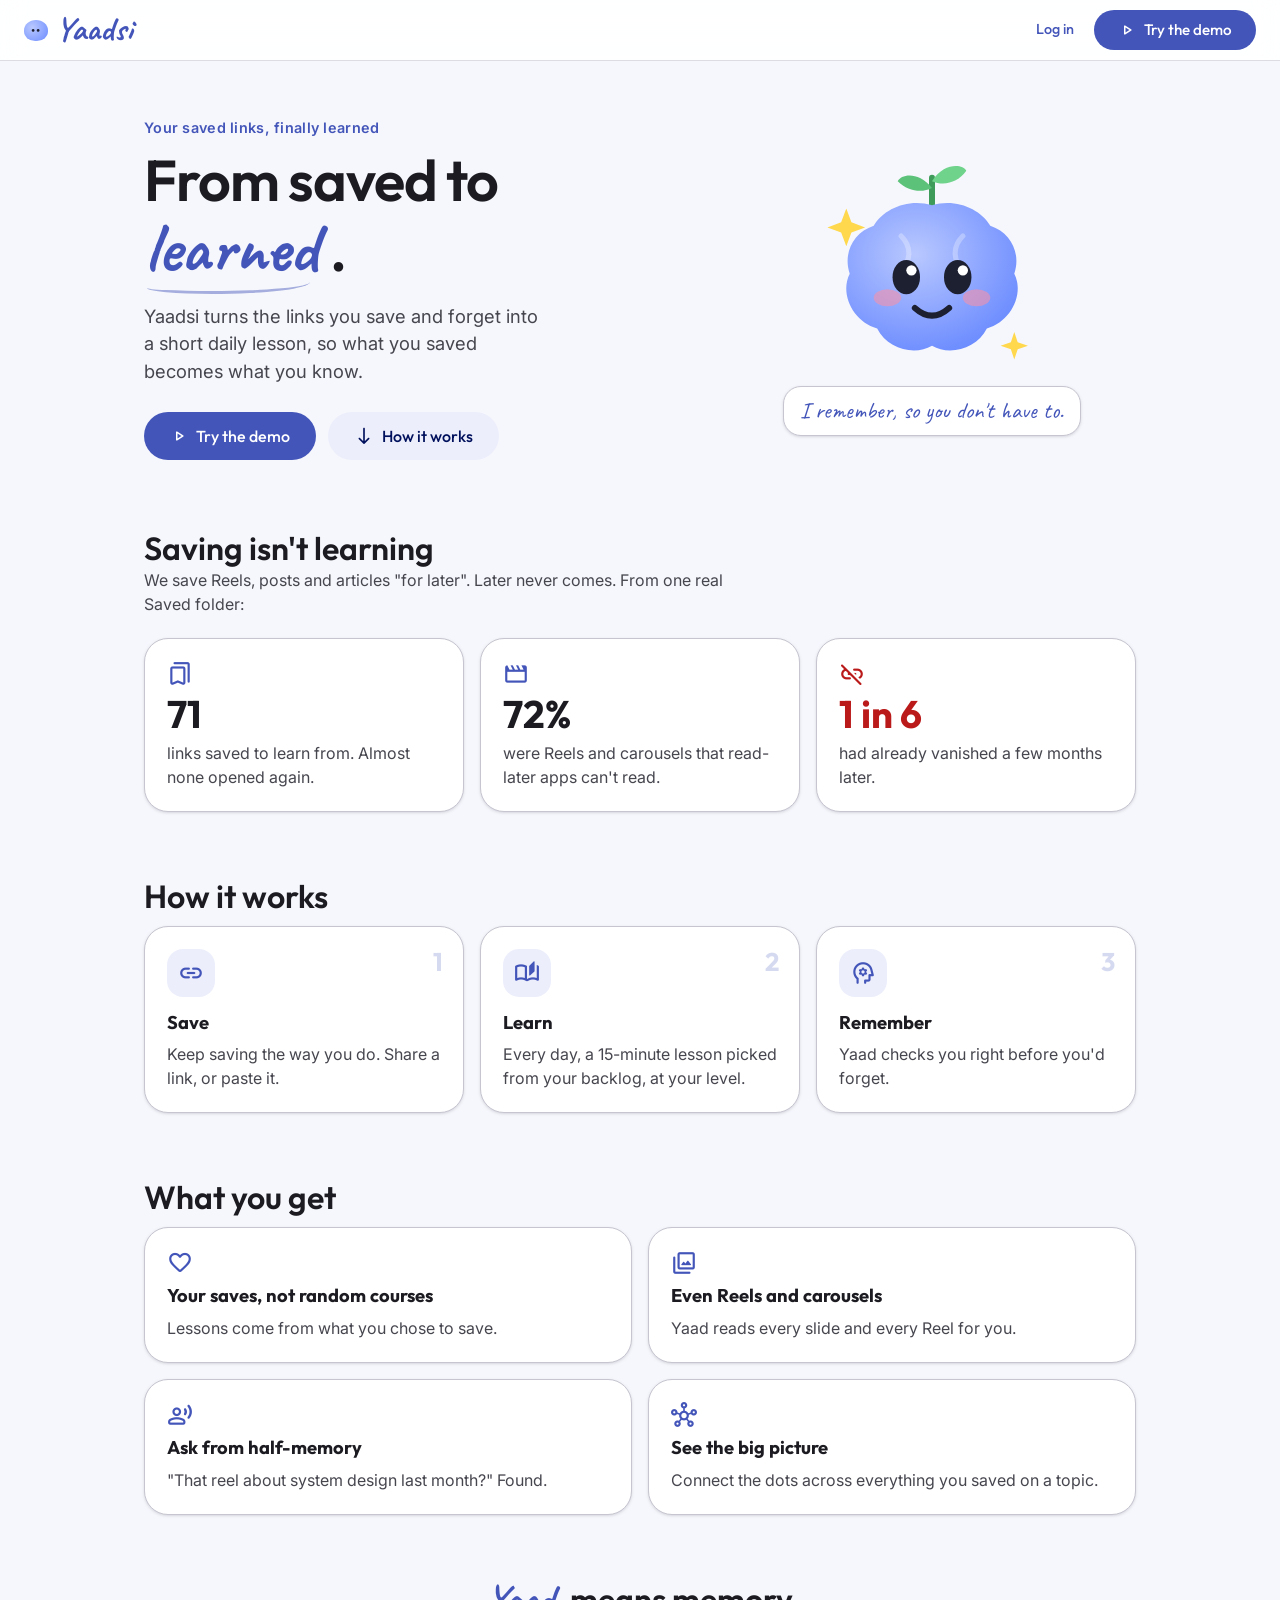
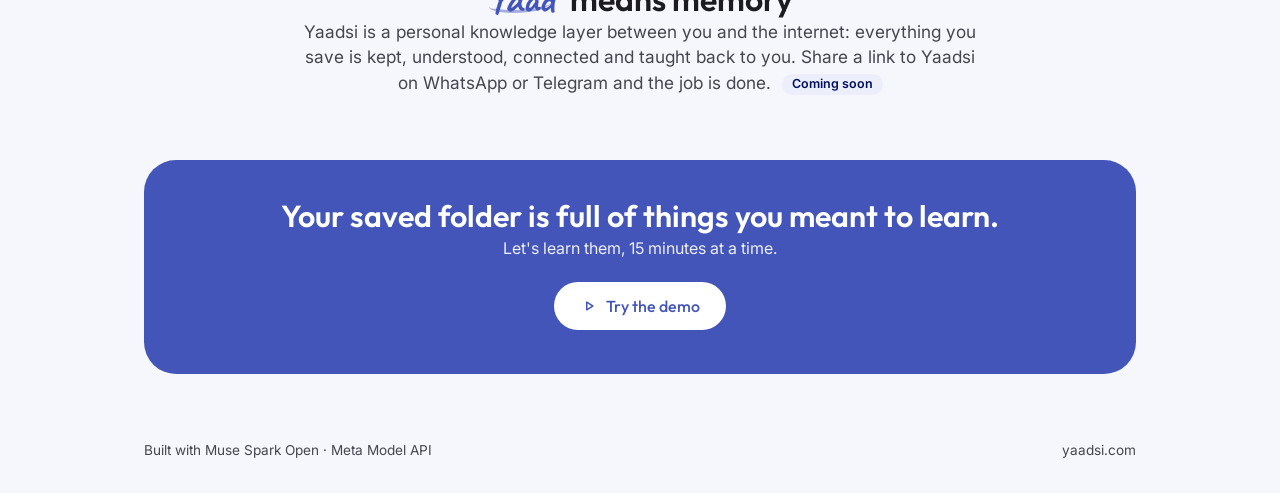
<file: static/landing.html>
<!doctype html>
<html lang="en">
<head>
  <meta charset="utf-8">
  <meta name="viewport" content="width=device-width, initial-scale=1">
  <title>Yaadsi · From saved to learned</title>
  <meta name="description" content="Yaadsi turns the links you save and forget into a short daily lesson, so what you saved becomes what you know.">
  <link rel="icon" href="data:image/svg+xml,%3Csvg xmlns='http://www.w3.org/2000/svg' viewBox='0 0 32 32'%3E%3Ccircle cx='16' cy='17' r='13' fill='%234355B9'/%3E%3Ccircle cx='12' cy='15' r='2.2' fill='white'/%3E%3Ccircle cx='20' cy='15' r='2.2' fill='white'/%3E%3C/svg%3E">
  <link rel="preconnect" href="https://fonts.googleapis.com">
  <link rel="preconnect" href="https://fonts.gstatic.com" crossorigin>
  <link rel="stylesheet" href="https://fonts.googleapis.com/css2?family=Caveat:wght@700&family=Inter:wght@400;500;600&family=Outfit:wght@500;600;700&display=swap">
  <link rel="stylesheet" href="https://fonts.googleapis.com/css2?family=Material+Symbols+Rounded:opsz,wght,FILL,GRAD@20..48,400,0..1,0&display=block">
  <link rel="stylesheet" href="/static/style.css?v=20261105b">
</head>
<body class="landing">
  <header class="top lp-top">
    <a class="brand lp-brand" href="#top" aria-label="Yaadsi home"><span class="brand-dot" aria-hidden="true"></span><span class="wordmark">Yaadsi</span></a>
    <div class="lp-top-actions">
      <button class="text-btn" type="button" data-login>Log in</button>
      <button class="primary" type="button" data-demo><span class="ms" aria-hidden="true">play_arrow</span>Try the demo</button>
    </div>
  </header>

  <main class="lp-main" id="top">
    <!-- 1. hero -->
    <section class="lp-hero" aria-labelledby="lp-title">
      <div class="lp-hero-text">
        <p class="lp-eyebrow">Your saved links, finally learned</p>
        <h1 id="lp-title" class="display">From saved to <span class="script">learned</span>.</h1>
        <p class="lp-lede">Yaadsi turns the links you save and forget into a short daily lesson, so what you saved becomes what you know.</p>
        <div class="lp-cta">
          <button class="primary lp-big" type="button" data-demo><span class="ms" aria-hidden="true">play_arrow</span>Try the demo</button>
          <a class="tonal lp-big" href="#how"><span class="ms" aria-hidden="true">south</span>How it works</a>
        </div>
      </div>
      <div class="lp-hero-art">
        <div id="lp-yaad" class="lp-yaad" aria-hidden="true"></div>
        <p class="lp-bubble">I remember, so you don't have to.</p>
      </div>
    </section>

    <!-- 2. problem -->
    <section class="lp-section" aria-labelledby="lp-problem">
      <h2 id="lp-problem" class="lp-h2">Saving isn't learning</h2>
      <p class="lp-sub">We save Reels, posts and articles "for later". Later never comes. From one real Saved folder:</p>
      <div class="lp-stats">
        <div class="lp-stat"><span class="ms" aria-hidden="true">bookmarks</span><b>71</b><span>links saved to learn from. Almost none opened again.</span></div>
        <div class="lp-stat"><span class="ms" aria-hidden="true">movie</span><b>72%</b><span>were Reels and carousels that read-later apps can't read.</span></div>
        <div class="lp-stat warn"><span class="ms" aria-hidden="true">link_off</span><b>1 in 6</b><span>had already vanished a few months later.</span></div>
      </div>
    </section>

    <!-- 3. how it works -->
    <section class="lp-section" id="how" aria-labelledby="lp-how">
      <h2 id="lp-how" class="lp-h2">How it works</h2>
      <ol class="lp-steps">
        <li><span class="lp-step-icon ms" aria-hidden="true">link</span><b>Save</b><span>Keep saving the way you do. Share a link, or paste it.</span></li>
        <li><span class="lp-step-icon ms" aria-hidden="true">auto_stories</span><b>Learn</b><span>Every day, a 15-minute lesson picked from your backlog, at your level.</span></li>
        <li><span class="lp-step-icon ms" aria-hidden="true">psychology</span><b>Remember</b><span>Yaad checks you right before you'd forget.</span></li>
      </ol>
    </section>

    <!-- 4. how it helps -->
    <section class="lp-section" aria-labelledby="lp-helps">
      <h2 id="lp-helps" class="lp-h2">What you get</h2>
      <div class="lp-benefits">
        <div class="lp-benefit"><span class="ms" aria-hidden="true">favorite</span><b>Your saves, not random courses</b><span>Lessons come from what you chose to save.</span></div>
        <div class="lp-benefit"><span class="ms" aria-hidden="true">photo_library</span><b>Even Reels and carousels</b><span>Yaad reads every slide and every Reel for you.</span></div>
        <div class="lp-benefit"><span class="ms" aria-hidden="true">record_voice_over</span><b>Ask from half-memory</b><span>"That reel about system design last month?" Found.</span></div>
        <div class="lp-benefit"><span class="ms" aria-hidden="true">hub</span><b>See the big picture</b><span>Connect the dots across everything you saved on a topic.</span></div>
      </div>
    </section>

    <!-- 5. vision -->
    <section class="lp-section lp-vision" aria-labelledby="lp-vision">
      <h2 id="lp-vision" class="lp-h2"><span class="script">Yaad</span> means memory</h2>
      <p>Yaadsi is a personal knowledge layer between you and the internet: everything you save is kept, understood, connected and taught back to you.
        Share a link to Yaadsi on WhatsApp or Telegram and the job is done. <span class="lp-soon">Coming soon</span></p>
    </section>

    <!-- 6. final call to action -->
    <section class="lp-final" aria-labelledby="lp-final">
      <h2 id="lp-final">Your saved folder is full of things you meant to learn.</h2>
      <p>Let's learn them, 15 minutes at a time.</p>
      <button class="primary lp-big" type="button" data-demo><span class="ms" aria-hidden="true">play_arrow</span>Try the demo</button>
    </section>
  </main>

  <footer class="lp-footer">
    <span>Built with Muse Spark Open · Meta Model API</span><span>yaadsi.com</span>
  </footer>

  <!-- mock login (admin / admin): no real authentication yet -->
  <dialog id="login-dlg" class="add-dlg lp-login" aria-labelledby="login-h">
    <div class="dlg-head">
      <h2 id="login-h"><span class="ms" aria-hidden="true">login</span>Log in</h2>
      <button class="icon-btn" type="button" data-close aria-label="Close"><span class="ms" aria-hidden="true">close</span></button>
    </div>
    <form id="login-form" novalidate>
      <label class="lp-field"><span>Username</span><input id="login-user" class="plain-field" type="text" autocomplete="username" maxlength="100" required></label>
      <label class="lp-field"><span>Password</span><input id="login-pass" class="plain-field" type="password" autocomplete="current-password" maxlength="200" required></label>
      <p class="muted small">Demo account: <b>admin</b> / <b>admin</b></p>
      <p id="login-err" class="lp-err" role="alert"></p>
      <button id="login-go" class="primary" type="submit">Log in</button>
    </form>
  </dialog>

  <script src="/static/yaad.js?v=20261105b"></script>
  <script src="/static/landing.js?v=20261105b"></script>
</body>
</html>
</file>
<file: static/style.css>
/* Design tokens: a Material 3 tonal palette from an indigo seed (Yaad's colour). Old names are aliases. */
:root {
  --primary: #4355B9; --on-primary: #FFFFFF; --primary-container: #DEE0FF; --on-primary-container: #00105C;
  --surface: #FFFFFF; --surface-dim: #F6F7FC; --surface-container: #EEF0F8; --surface-container-high: #E6E8F2;
  --on-surface: #1B1B21; --on-surface-variant: #46464F; --outline: #767680; --outline-variant: #C6C5D0;
  --success: #146C2E; --warn: #8C5000; --error: #BA1A1A; --error-container: #FFDAD6; --tonal: #ECEEFB;
  --bg: var(--surface-dim); --panel: var(--surface); --ink: var(--on-surface); --muted: var(--on-surface-variant);
  --line: var(--outline-variant); --accent: var(--primary); --accent-ink: var(--on-primary); --soft: var(--tonal);
  --good: var(--success); --bad: var(--error);
  --radius: 20px;
  --font-body: "Inter", system-ui, -apple-system, "Segoe UI", Roboto, sans-serif;
  --font-display: "Outfit", "Inter", system-ui, -apple-system, "Segoe UI", sans-serif;
  --font-script: "Caveat", "Segoe Script", "Bradley Hand", cursive;
  --shadow-1: 0 1px 2px rgba(20, 22, 40, .06), 0 1px 3px 1px rgba(20, 22, 40, .05);
  --shadow-2: 0 2px 6px rgba(20, 22, 40, .08), 0 8px 24px rgba(20, 22, 40, .08);
}
@media (prefers-color-scheme: dark) {
  :root {
    --primary: #BAC3FF; --on-primary: #08218A; --primary-container: #2A3BA0; --on-primary-container: #DEE0FF;
    --surface: #1B1B21; --surface-dim: #121318; --surface-container: #24252C; --surface-container-high: #2E2F36;
    --on-surface: #E4E1E9; --on-surface-variant: #C6C5D0; --outline: #90909A; --outline-variant: #46464F;
    --success: #7DDB8E; --warn: #FFB868; --error: #FFB4AB; --error-container: #93000A; --tonal: #262A44;
    --shadow-1: 0 1px 3px rgba(0, 0, 0, .5); --shadow-2: 0 4px 16px rgba(0, 0, 0, .5);
  }
}
* { box-sizing: border-box; }
body { margin: 0; background: var(--bg); color: var(--ink);
       font: 16px/1.6 system-ui, -apple-system, "Segoe UI", Roboto, sans-serif; }
main { max-width: 780px; margin: 0 auto; padding: 16px 16px 64px; }
h1 { font-size: 1.8rem; line-height: 1.25; margin: 12px 0 6px; }
h2 { font-size: 1.05rem; margin: 0 0 10px; }
.muted { color: var(--muted); }
.top { display: flex; justify-content: space-between; align-items: center; padding: 12px 20px;
       border-bottom: 1px solid var(--line); background: var(--panel); position: sticky; top: 0; z-index: 2; }
.brand { font-weight: 700; font-size: 1.1rem; } .brand span { color: var(--accent); }
button { font: inherit; cursor: pointer; }
.link { background: none; border: 0; color: var(--accent); padding: 4px 8px; }
.field { display: block; margin: 20px 0; } .field > span { display: block; font-weight: 600; margin-bottom: 8px; }
input[type=text], input[type=date] { width: 100%; padding: 10px 12px; border: 1px solid var(--line);
       border-radius: 10px; background: var(--panel); color: var(--ink); font: inherit; }
input[type=range] { width: 100%; accent-color: var(--accent); }
.scale { display: flex; justify-content: space-between; font-size: .78rem; color: var(--muted); }
.grid2 { display: grid; grid-template-columns: 1fr 1fr; gap: 20px; }
@media (max-width: 600px) { .grid2 { grid-template-columns: 1fr; } }
.chips { display: flex; flex-wrap: wrap; gap: 8px; } .chips.small { margin-top: 8px; }
.chip, .toggle, .fb { border: 1px solid var(--line); background: var(--panel); color: var(--ink);
       border-radius: 999px; padding: 6px 14px; font-size: .92rem; }
.chip.on, .fb.on { background: var(--accent); color: var(--accent-ink); border-color: var(--accent); }
.chip small { color: inherit; opacity: .75; margin-left: 4px; }
.toggle { display: inline-flex; gap: 6px; align-items: center; }
.toggle.soon { opacity: .55; } .toggle i { font-size: .75rem; }
.concepts { font-size: .88rem; margin-top: 8px; min-height: 1.4em; }
.preview { background: var(--soft); border-radius: var(--radius); padding: 14px 16px; margin: 20px 0; color: var(--ink); }
.preview .warn { color: var(--bad); }
.primary { background: var(--accent); color: var(--accent-ink); border: 0; border-radius: 12px;
       padding: 12px 22px; font-weight: 600; }
.primary:disabled { opacity: .45; cursor: default; }
.days { list-style: none; padding: 0; display: grid; gap: 10px; }
.days li { background: var(--panel); border: 1px solid var(--line); border-radius: var(--radius); padding: 14px 16px;
       display: flex; justify-content: space-between; gap: 12px; align-items: center; }
.days li .titles { font-size: .9rem; color: var(--muted); }
.days li button { flex-shrink: 0; }
.card { background: var(--panel); border: 1px solid var(--line); border-radius: var(--radius); padding: 18px; margin: 18px 0; }
.card.subtle { background: transparent; }
.section { margin: 18px 0; } .section h2 { font-size: 1.2rem; }
.section p { margin: 0 0 12px; } .section ul { margin: 0 0 12px; padding-left: 22px; }
#diagram { overflow-x: auto; } #diagram svg { max-width: 100%; height: auto; }
.q { margin-bottom: 18px; } .q p { font-weight: 600; margin: 0 0 8px; }
.opt { display: block; width: 100%; text-align: left; margin: 6px 0; padding: 8px 12px; border-radius: 10px;
       border: 1px solid var(--line); background: var(--bg); color: var(--ink); }
.opt.right { border-color: var(--good); color: var(--good); } .opt.wrong { border-color: var(--bad); color: var(--bad); }
.why { font-size: .9rem; color: var(--muted); margin-top: 6px; }
.sources { display: grid; gap: 10px; }
.src { border: 1px solid var(--line); border-radius: 12px; padding: 10px 14px; }
.src a { color: var(--accent); text-decoration: none; font-weight: 600; }
.src .note { font-size: .85rem; color: var(--muted); }
.tag { display: inline-block; font-size: .72rem; border-radius: 6px; padding: 1px 6px; background: var(--soft); margin-right: 6px; }
.loading { text-align: center; padding: 60px 0; color: var(--muted); }
.spinner { width: 34px; height: 34px; border: 3px solid var(--line); border-top-color: var(--accent);
       border-radius: 50%; margin: 0 auto 14px; animation: spin 1s linear infinite; }
@keyframes spin { to { transform: rotate(360deg); } }
.error { background: #fde8e1; color: #9a3412; border-radius: 12px; padding: 12px 16px; }
#regen { margin-top: 12px; }
.foot { text-align: center; font-size: .8rem; padding: 20px; }
.small { font-size: .82rem; }
.card-head { display: flex; justify-content: space-between; align-items: center; gap: 12px; flex-wrap: wrap; margin-bottom: 8px; }
.card-head h2 { margin: 0; }
.player { display: flex; gap: 8px; align-items: center; }
.see { display: grid; grid-template-columns: 1fr 1fr; gap: 16px; }
@media (max-width: 600px) { .see { grid-template-columns: 1fr; } }
.see figure { margin: 0; }
.see .frame { position: relative; border: 1px solid var(--line); border-radius: 12px; overflow: hidden; background: var(--bg);
       aspect-ratio: 4 / 3; display: flex; align-items: center; justify-content: center; }
.see img { max-width: 100%; max-height: 100%; object-fit: contain; display: none; }
.see img.ready { display: block; }
.see figcaption { font-size: .85rem; color: var(--muted); margin-top: 6px; }
.see figcaption a { color: var(--accent); margin-left: 6px; }
.shimmer { position: absolute; inset: 0; background: linear-gradient(90deg, transparent, var(--soft), transparent);
       background-size: 200% 100%; animation: shimmer 1.4s linear infinite; }
@keyframes shimmer { from { background-position: 200% 0; } to { background-position: -200% 0; } }
#diagram svg g.node { transition: opacity .35s ease, filter .35s ease; }
#diagram.playing svg g.node { opacity: .25; }
#diagram.playing svg g.node.lit { opacity: 1; filter: drop-shadow(0 0 6px var(--accent)); }
#diagram.playing svg .edgePaths, #diagram.playing svg .edgeLabels { opacity: .35; transition: opacity .35s; }
.caption { margin-top: 12px; padding: 10px 14px; border-radius: 10px; background: var(--soft); min-height: 2.6em;
       transition: opacity .3s; }
.see.single { grid-template-columns: minmax(0, 560px); justify-content: center; }
.listen { display: flex; align-items: center; gap: 10px; margin: 4px 0 8px; }
.section.reading { background: var(--soft); border-radius: 10px; padding: 4px 10px; margin-left: -10px; margin-right: -10px; transition: background .3s; }
.ask-fab { position: fixed; right: 20px; bottom: 20px; z-index: 5; border: 0; border-radius: 999px; padding: 12px 18px;
       background: var(--accent); color: var(--accent-ink); font-weight: 600; box-shadow: 0 6px 20px rgba(0,0,0,.18); }
.ask-panel { position: fixed; right: 20px; bottom: 76px; z-index: 6; width: min(400px, calc(100vw - 32px)); max-height: calc(100vh - 110px);
       overflow-y: auto; background: var(--panel); border: 1px solid var(--line); border-radius: var(--radius);
       box-shadow: 0 12px 40px rgba(0,0,0,.2); padding: 16px; }
@media (max-width: 600px) { .ask-fab { right: 16px; bottom: 16px; } .ask-panel { right: 16px; bottom: 70px; } }
.ask-head { display: flex; justify-content: space-between; align-items: center; }
.ask-mic { display: flex; align-items: center; gap: 14px; margin: 12px 0; }
.mic { width: 64px; height: 64px; border-radius: 50%; border: 2px solid var(--accent); background: var(--soft); font-size: 1.6rem; }
.mic.rec { background: #dc2626; border-color: #dc2626; animation: pulse 1.2s ease-in-out infinite; }
@keyframes pulse { 0%, 100% { box-shadow: 0 0 0 0 rgba(220,38,38,.45); } 50% { box-shadow: 0 0 0 12px rgba(220,38,38,0); } }
.mic:disabled { opacity: .5; }
.ask-form { display: flex; gap: 8px; margin: 8px 0; }
.ask-form input { flex: 1; padding: 10px 12px; border: 1px solid var(--line); border-radius: 10px; background: var(--bg); color: var(--ink); font: inherit; }
.ask-answer { margin-top: 12px; border-top: 1px solid var(--line); padding-top: 12px; }
.ask-answer p { margin: 0 0 10px; }
#ask-follow { margin-top: 10px; text-align: left; }
main { padding-bottom: 110px; }
.foot { padding-bottom: 96px; }
.mic { flex: 0 0 64px; }
.ask-panel { max-height: calc(100vh - 76px - 70px); }
@media (max-width: 600px) { .ask-fab { padding: 12px 14px; } .ask-panel { max-height: calc(100vh - 70px - 64px); } }
.learner .rules { margin: 8px 0 12px; padding-left: 20px; }
.learner .rules li { margin: 4px 0; }
.badge { display: inline-block; font-size: .7rem; font-weight: 700; border-radius: 6px; padding: 1px 6px; margin-left: 6px;
       background: var(--accent); color: var(--accent-ink); vertical-align: middle; }
.judge { margin: 6px 0 4px; font-size: .9rem; }
.judge summary { cursor: pointer; color: var(--accent); }
.section .sec-head { display: flex; justify-content: space-between; align-items: center; gap: 8px; }
.thumbs { display: flex; gap: 4px; flex-shrink: 0; }
.thumb { border: 1px solid var(--line); background: var(--panel); border-radius: 8px; padding: 2px 8px; font-size: .9rem; }
.thumb.on { background: var(--soft); border-color: var(--accent); }
.toast { position: fixed; left: 50%; transform: translateX(-50%); bottom: 90px; z-index: 7; background: var(--ink); color: var(--bg);
       padding: 10px 16px; border-radius: 12px; max-width: min(520px, calc(100vw - 32px)); box-shadow: 0 8px 24px rgba(0,0,0,.25); }
.eval-progress { margin: 8px 0 4px; }
.eval-grid { display: grid; grid-template-columns: 1fr 1fr; gap: 14px; }
@media (max-width: 700px) { .eval-grid { grid-template-columns: 1fr; } }
.eval-col h3 { margin: 0 0 6px; }
.eval-col .label { display: inline-block; font-weight: 800; background: var(--soft); border-radius: 8px; padding: 2px 10px; margin-bottom: 8px; }
.eval-col .qs { font-size: .9rem; color: var(--muted); }
.eval-actions { display: flex; gap: 10px; justify-content: center; flex-wrap: wrap; margin: 14px 0; }
.bars { display: grid; gap: 12px; margin: 10px 0; }
.bar-row { display: grid; grid-template-columns: 150px 1fr; gap: 10px; align-items: center; }
.bar { display: flex; height: 26px; border-radius: 8px; overflow: hidden; background: var(--line); }
.bar span { display: flex; align-items: center; justify-content: center; font-size: .78rem; font-weight: 600; color: #fff; }
.bar .sys { background: #2f6fde; } .bar .plain { background: #9aa1ad; } .bar .tie { background: #c9a227; }
.legend { display: flex; gap: 14px; font-size: .8rem; color: var(--muted); }
.legend i { display: inline-block; width: 10px; height: 10px; border-radius: 3px; margin-right: 4px; vertical-align: middle; }
.eval-row { border-top: 1px solid var(--line); padding: 8px 0; font-size: .9rem; }
@media (max-width: 600px) { .bar-row { grid-template-columns: 1fr; } }
.link.active { font-weight: 700; text-decoration: underline; text-underline-offset: 4px; }
.scores { border-collapse: collapse; margin-top: 6px; font-size: .85rem; }
.scores th, .scores td { padding: 3px 10px 3px 0; text-align: left; }
.scores tr.chosen td { font-weight: 700; color: var(--ink); }
.pick.was { outline: 3px solid var(--accent); outline-offset: 2px; }
#eval-back { margin-left: 8px; }

/* ===================== Phase 5: Yaad, the knowledge brain, polish ===================== */
:root { --yaad-main: #6c8cff; --yaad-light: #b9c8ff; --shadow: 0 10px 30px rgba(31,36,48,.08); --topic: var(--accent); }
@media (prefers-color-scheme: dark) { :root { --yaad-main: #7d97ff; --yaad-light: #c3d0ff; --shadow: 0 10px 30px rgba(0,0,0,.35); } }
body { background: radial-gradient(1200px 500px at 85% -10%, var(--soft), transparent 60%), var(--bg); }
.card { box-shadow: var(--shadow); }
.sr-only { position: absolute; width: 1px; height: 1px; overflow: hidden; clip: rect(0 0 0 0); white-space: nowrap; }

/* hero */
.hero { display: grid; grid-template-columns: 150px 1fr; gap: 18px; align-items: center; margin: 8px 0 18px; }
.hero h1 { font-size: 2rem; margin-top: 0; }
@media (max-width: 600px) { .hero { grid-template-columns: 96px 1fr; gap: 12px; } .hero h1 { font-size: 1.45rem; } }

/* step cards */
.step { padding: 18px 20px; }
.step-head { display: flex; align-items: center; gap: 10px; }
.step-head h2 { margin: 0; flex: 1; font-size: 1.1rem; }
.step-n { width: 28px; height: 28px; border-radius: 50%; display: inline-flex; align-items: center; justify-content: center;
       background: var(--accent); color: var(--accent-ink); font-weight: 700; font-size: .9rem; flex-shrink: 0; }
.step .field:first-of-type { margin-top: 14px; }

/* sticky build bar */
.build-bar { position: sticky; bottom: 12px; z-index: 3; display: flex; gap: 14px; align-items: center; justify-content: space-between;
       background: var(--panel); border: 1px solid var(--line); border-radius: 16px; padding: 10px 12px 10px 16px; box-shadow: var(--shadow); margin-top: 18px; }
.build-bar .preview { margin: 0; padding: 0; background: none; flex: 1; font-size: .92rem; }
@media (max-width: 600px) { .build-bar { flex-direction: column; align-items: stretch; bottom: 76px; } }

/* the knowledge brain */
.brain { position: relative; margin-top: 10px; border-radius: 14px; overflow: hidden;
       background: radial-gradient(circle at 50% 45%, var(--soft), transparent 70%); min-height: 200px; }
.brain-svg { display: block; width: 100%; height: auto; touch-action: manipulation; }
.brain .link { stroke: var(--line); stroke-width: 1; opacity: .5; transition: opacity .4s, stroke .4s; }
.brain .link.concept { stroke-dasharray: 2 3; opacity: .25; }
.brain .has-selection .link { opacity: .08; }
.brain .link.lit { opacity: .9; stroke: var(--accent); stroke-width: 1.4; }
.brain .cell { opacity: .55; stroke-width: 1.5; transition: opacity .4s; cursor: default; }
.brain .cell.held { stroke-dasharray: 2 2; }
.brain .has-selection .cell { opacity: .15; }
.brain .has-selection .cell.bloom { opacity: 1; }
.brain .topic { cursor: pointer; outline: none; }
.brain .topic .halo { opacity: .28; transition: opacity .3s; }
.brain .topic:hover .halo, .brain .topic:focus-visible .halo, .brain .topic.on .halo { opacity: .7; }
.brain .topic .core { stroke: rgba(255,255,255,.8); stroke-width: 2; }
.brain .topic:focus-visible .core, .brain .topic.on .core { stroke: var(--ink); stroke-width: 3; }
.brain .has-selection .topic:not(.on) { opacity: .45; }
.brain .topic .count { fill: #fff; font-weight: 800; font-size: 15px; text-anchor: middle; pointer-events: none; }
.brain .topic .name { fill: var(--ink); font-weight: 600; font-size: 12.5px; text-anchor: middle; pointer-events: none;
       paint-order: stroke; stroke: var(--panel); stroke-width: 4px; }
.brain-tip { position: absolute; z-index: 2; max-width: 220px; background: var(--panel); border: 1px solid var(--line); border-radius: 10px;
       padding: 8px 10px; box-shadow: var(--shadow); font-size: .82rem; pointer-events: none; }
.brain-tip .t { font-weight: 700; } .brain-tip .m, .brain-tip .n { color: var(--muted); }
.brain-legend { flex-wrap: wrap; margin-top: 8px; }
.brain-legend i.hollow { background: transparent; border: 1.5px dashed var(--muted); }

/* Yaad */
.yaad { position: relative; width: 100%; max-width: 150px; }
.yaad-svg { width: 100%; height: auto; overflow: visible; display: block; }
.yaad-float { transform-origin: 70px 120px; animation: yaad-bob 3.2s ease-in-out infinite; }
@keyframes yaad-bob { 0%, 100% { transform: translateY(0); } 50% { transform: translateY(-5px); } }
.yaad-eye { transform-box: fill-box; transform-origin: center; transition: transform .08s; }
.yaad.blink .yaad-eye { transform: scaleY(.1); }
.yaad-mouth, .yaad-dots, .yaad-sparkles, .yaad-glow { opacity: 0; transition: opacity .25s; }
.yaad-dots circle { fill: var(--yaad-light); }
.yaad-sparkles path { fill: #ffd84d; }
.yaad.talking .yaad-smile { opacity: 0; }
.yaad.talking .yaad-mouth { opacity: 1; animation: yaad-talk .28s ease-in-out infinite alternate; transform-box: fill-box; transform-origin: center; }
@keyframes yaad-talk { from { transform: scaleY(.35); } to { transform: scaleY(1.1); } }
.yaad.thinking .yaad-dots { opacity: 1; }
.yaad.thinking .yaad-dots circle { animation: yaad-dot 1.2s ease-in-out infinite; }
.yaad.thinking .yaad-dots circle:nth-child(2) { animation-delay: .2s; } .yaad.thinking .yaad-dots circle:nth-child(3) { animation-delay: .4s; }
@keyframes yaad-dot { 0%, 100% { opacity: .3; } 50% { opacity: 1; } }
.yaad-eyes { transition: transform .3s; }
.yaad.thinking .yaad-eyes { transform: translate(3px, -4px); }
.yaad.happy .yaad-float { animation: yaad-hop .5s ease-in-out 3; }
.yaad.happy .yaad-sparkles { opacity: 1; }
@keyframes yaad-hop { 0%, 100% { transform: translateY(0); } 40% { transform: translateY(-14px) scale(1.04); } }
.yaad.curious .yaad-float { animation: none; transform: rotate(-7deg); transition: transform .3s; }
.yaad-smile { transform-box: fill-box; transform-origin: center; transition: transform .3s; }
.yaad.sad .yaad-smile { transform: translateY(6px) scaleY(-1); }
.yaad-glow { transform-box: fill-box; transform-origin: center; }
.yaad.learned .yaad-glow { opacity: 1; animation: yaad-glow 1s ease-in-out infinite alternate; }
@keyframes yaad-glow { from { transform: scale(.85); } to { transform: scale(1.15); } }
.yaad-bubble { position: absolute; left: 92%; top: 4%; width: max-content; max-width: 240px; background: var(--panel); color: var(--ink);
       border: 1px solid var(--line); border-radius: 14px 14px 14px 4px; padding: 8px 12px; font-size: .88rem; box-shadow: var(--shadow);
       animation: yaad-pop .25s ease-out; z-index: 4; }
@keyframes yaad-pop { from { transform: scale(.85); opacity: 0; } to { transform: scale(1); opacity: 1; } }
.hero-slot .yaad-bubble { left: 70%; top: -30px; }
@media (max-width: 600px) { .hero-slot .yaad-bubble { max-width: 190px; left: 60%; top: -40px; } }
.dock-slot { position: fixed; left: 14px; bottom: 14px; z-index: 5; width: 76px; }
.dock-slot:empty { display: none; }
.dock-slot .yaad-bubble { left: 84px; top: auto; bottom: 18px; }
@media (max-width: 600px) { .dock-slot { width: 58px; left: 10px; bottom: 10px; } .dock-slot .yaad-bubble { left: 62px; max-width: 170px; } }
.mini-yaad { display: inline-block; width: 18px; height: 16px; margin-right: 8px; vertical-align: -2px; border-radius: 50% 50% 46% 46%;
       background: radial-gradient(circle at 35% 35%, var(--yaad-light), var(--yaad-main)); position: relative; }
.mini-yaad::after { content: "\2022 \2022"; position: absolute; left: 0; right: 0; top: 1px; text-align: center; font-size: 8px; color: #1d2030; letter-spacing: 1px; }
@media (prefers-reduced-motion: reduce) {
  .yaad-float, .yaad.happy .yaad-float, .yaad.talking .yaad-mouth, .yaad.thinking .yaad-dots circle, .yaad.learned .yaad-glow,
  .yaad-bubble, .shimmer, .mic.rec { animation: none !important; }
}

/* plan */
.plan-head { display: flex; gap: 18px; align-items: center; }
.plan-head h1 { margin: 0 0 4px; }
.ring { position: relative; width: 74px; height: 74px; flex-shrink: 0; }
.ring svg { width: 100%; height: 100%; transform: rotate(-90deg); }
.ring-bg { fill: none; stroke: var(--line); stroke-width: 3.4; }
.ring-fg { fill: none; stroke: var(--accent); stroke-width: 3.4; stroke-linecap: round; stroke-dasharray: 0 100; transition: stroke-dasharray .8s ease; }
.ring b { position: absolute; inset: 0; display: flex; align-items: center; justify-content: center; font-size: .95rem; }
.days li { border-left: 5px solid var(--topic); }
.days li.done { opacity: .75; }
.pill { display: inline-block; font-size: .72rem; font-weight: 700; border-radius: 999px; padding: 2px 9px; margin-left: 8px; vertical-align: middle; }
.pill.today { background: var(--accent); color: var(--accent-ink); }
.pill.done { background: #d9f2e3; color: #1f7a46; }
.pill.next { background: var(--soft); color: var(--muted); }
@media (prefers-color-scheme: dark) { .pill.done { background: #1d3b2b; color: #7be3a6; } }
.bolt { margin-left: 6px; font-size: .85rem; }
.prewarm { margin-top: 6px; max-width: 280px; }
.prewarm-bar { height: 4px; border-radius: 999px; background: var(--soft); overflow: hidden; margin-top: 4px; }
.prewarm-bar i { display: block; height: 100%; width: 0; background: var(--accent); transition: width .6s ease; }
.prewarm.all .prewarm-bar { display: none; }
@media (prefers-reduced-motion: reduce) { .prewarm-bar i { transition: none; } }

/* lesson topic band */
#lesson { border-top: 6px solid var(--topic); padding-top: 6px; }

/* Phase 5 layout fixes */
[hidden] { display: none !important; }
.hero { display: block; margin: 8px 0 14px; }
.hero h1 { margin: 0 0 10px; }
.hero-slot .yaad { display: flex; align-items: center; gap: 16px; max-width: none; }
.hero-slot .yaad-svg { width: 130px; flex-shrink: 0; }
.hero-slot .yaad-bubble { position: relative; left: auto; top: auto; max-width: 460px; font-size: .98rem; padding: 12px 16px;
       border-radius: 16px 16px 16px 4px; }
.hero-slot .yaad-bubble::before { content: ""; position: absolute; left: -8px; bottom: 14px; width: 14px; height: 14px;
       background: var(--panel); border-left: 1px solid var(--line); border-bottom: 1px solid var(--line); transform: rotate(45deg); }
@media (max-width: 600px) { .hero-slot .yaad-svg { width: 92px; } .hero-slot .yaad-bubble { font-size: .9rem; max-width: none; } }

/* ===== Phase 5b: zoom + review fixes ===== */
body { background-repeat: no-repeat; background-attachment: fixed; min-height: 100vh; }
.brain .brain-bg { cursor: grab; }
.brain .link.spoke { opacity: .35; }
.brain .has-selection .link { opacity: .06; }
.brain .has-selection .link.lit { opacity: .9; stroke: var(--accent); stroke-width: 1.4; }
.brain .has-selection g.topic:not(.on) { opacity: .45; }
.brain .has-focus g.topic:not(.on) { opacity: .15; }
.brain .has-selection g.topic:focus-visible { opacity: 1; }
.brain .focus-ring { fill: none; stroke: var(--accent); stroke-width: 2.5; stroke-dasharray: 5 4; opacity: 0; }
.brain g.topic:focus-visible .focus-ring { opacity: 1; }
.brain g.topic:focus-visible .core { stroke: rgba(255,255,255,.8); stroke-width: 2; }
.brain g.topic.on .core { stroke: var(--ink); stroke-width: 3; }
.brain .topic .count { fill: #14161b; paint-order: stroke; stroke: rgba(255,255,255,.75); stroke-width: 3px; }
.brain .topic .name tspan { paint-order: stroke; stroke: var(--panel); stroke-width: 4px; }
.brain .save .cell { transition: opacity .4s; }
.brain .save.hover .cell { stroke-width: 3; filter: drop-shadow(0 0 4px currentColor); }
.brain .save .save-label { display: none; fill: var(--ink); font-weight: 600; pointer-events: none;
       paint-order: stroke; stroke: var(--panel); stroke-width: 3px; }
.brain .has-focus .save.focus .save-label { display: block; }
.brain .has-focus .save:not(.focus) .cell { opacity: .08; }
.brain .has-focus .save.focus .cell { opacity: 1; cursor: pointer; }
.brain .save.focus:focus, .brain .save.focus:focus-visible { outline: none; }   /* the cell stroke below is the keyboard ring */
.brain .save.focus:focus-visible .cell { stroke: var(--ink); stroke-width: 3; }
.brain-back { position: absolute; top: 10px; left: 10px; z-index: 2; background: var(--panel); box-shadow: var(--shadow); }
.topic-saves { margin-top: 10px; }
.topic-saves .chips { margin-top: 6px; }
.save-chip { display: inline-flex; align-items: center; gap: 6px; font-size: .82rem; padding: 4px 10px; }
.save-chip i { width: 9px; height: 9px; border-radius: 50%; border: 1.5px solid; flex-shrink: 0; }
.save-chip:hover, .save-chip:focus-visible { border-color: var(--accent); }
@media (max-width: 600px) {
  .build-bar { flex-direction: row; align-items: center; bottom: 10px; padding: 8px 8px 8px 12px; gap: 8px; }
  .build-bar .preview { font-size: .8rem; }
  .build-bar .preview .warn, .build-bar .preview div + div { display: none; }
  .build-bar .primary { padding: 10px 14px; white-space: nowrap; }
  .dock-slot .yaad-bubble { left: 0; bottom: 66px; max-width: calc(100vw - 32px); }
}
body.ask-open .dock-slot .yaad-bubble { display: none; }

/* Yaad's hero row never changes height when its line changes (a shrinking bubble moved the brain under the cursor) */
.hero-slot { height: 140px; }
.hero-slot .yaad { height: 100%; }
.hero-slot .yaad-bubble { max-height: 120px; overflow: hidden; display: -webkit-box; -webkit-box-orient: vertical; -webkit-line-clamp: 5; }
@media (max-width: 600px) { .hero-slot { height: 128px; } .hero-slot .yaad-bubble { max-height: 118px; font-size: .86rem; } }

@media (max-width: 600px) {   /* the topic's saves: one swipeable row instead of a long list */
  .topic-saves .chips { flex-wrap: nowrap; overflow-x: auto; padding-bottom: 6px; scroll-snap-type: x proximity; }
  .topic-saves .save-chip { flex-shrink: 0; scroll-snap-align: start; }
}

/* voice settings */
.voice-dlg { border: 1px solid var(--line); border-radius: var(--radius); background: var(--panel); color: var(--ink);
       padding: 18px 20px; width: min(420px, calc(100vw - 32px)); box-shadow: var(--shadow); }
.voice-dlg::backdrop { background: rgba(0,0,0,.35); }
.voice-dlg h2 { margin: 0 0 6px; }
.voice-dlg select { width: 100%; padding: 8px 10px; border: 1px solid var(--line); border-radius: 10px; background: var(--bg); color: var(--ink); font: inherit; }

/* finishing a day */
.done-card { position: relative; overflow: hidden; border: 2px solid var(--topic); }
.done-head { display: flex; gap: 14px; align-items: center; }
.done-head h2 { margin: 0; font-size: 1.3rem; }
.done-head p { margin: 2px 0 0; }
.done-emoji { font-size: 2.2rem; }
.next-row { display: flex; gap: 12px; align-items: center; flex-wrap: wrap; margin: 14px 0 6px; }
.discover-h { margin: 18px 0 8px; font-size: 1rem; }
.discover { display: grid; grid-template-columns: repeat(auto-fill, minmax(200px, 1fr)); gap: 10px; }
.disc { border: 1px solid var(--line); border-radius: 12px; padding: 10px 12px; display: flex; flex-direction: column; gap: 4px; background: var(--bg); }
.disc-top { display: flex; align-items: center; gap: 6px; }
.disc-top i { width: 9px; height: 9px; border-radius: 50%; }
.disc-actions { display: flex; gap: 10px; align-items: center; margin-top: 6px; }
.disc-actions a { color: var(--accent); }
#done-brain { margin-top: 12px; }
.confetti { position: absolute; top: -10px; width: 8px; height: 12px; border-radius: 2px; pointer-events: none;
       animation: confetti-fall 1.6s ease-in forwards; }
@keyframes confetti-fall { to { transform: translate(var(--dx), 320px) rotate(540deg); opacity: 0; } }
.disc-actions .chip { white-space: nowrap; }

/* My progress */
.stats { display: grid; grid-template-columns: repeat(3, 1fr); gap: 12px; margin: 14px 0 6px; }
.stat { background: var(--panel); border: 1px solid var(--line); border-radius: var(--radius); padding: 14px 16px; box-shadow: var(--shadow);
       display: flex; flex-direction: column; }
.stat b { font-size: 2rem; line-height: 1.1; }
.stat.learning b { color: #c99a10; } .stat.review b { color: #e2475f; } .stat.mastered b { color: #1f9d7a; }
@media (prefers-color-scheme: dark) { .stat.learning b { color: #f2c94c; } .stat.review b { color: #ff7d93; } .stat.mastered b { color: #3cc6a8; } }
.demo-bar { display: flex; gap: 10px; align-items: center; margin: 6px 0; }
.review-card { border: 2px solid #ff5f7e; }
.review-card h2 { margin-top: 0; }
#review-list { margin: 6px 0 12px; padding-left: 20px; }
.cols { display: grid; grid-template-columns: repeat(3, 1fr); gap: 12px; }
@media (max-width: 760px) { .cols, .stats { grid-template-columns: 1fr; } .stats { grid-template-columns: repeat(3, 1fr); } .stat b { font-size: 1.5rem; } }
.col h2 { font-size: 1rem; }
.pitem { display: grid; grid-template-columns: 12px 1fr; gap: 2px 8px; width: 100%; text-align: left; border: 1px solid var(--line);
       background: var(--bg); color: var(--ink); border-radius: 10px; padding: 8px 10px; margin: 6px 0; font: inherit; cursor: pointer; }
.pitem .dot { width: 9px; height: 9px; border-radius: 50%; margin-top: 6px; }
.pitem .ptitle { font-weight: 600; font-size: .9rem; overflow: hidden; text-overflow: ellipsis; white-space: nowrap; }
.pitem .pmeta { grid-column: 2; }
.pitem.review { border-color: #ff5f7e; }
.meter { display: inline-flex; gap: 2px; vertical-align: middle; }
.meter i { width: 7px; height: 7px; border-radius: 50%; background: var(--line); }
.meter i.on { background: #1f9d7a; }
.trows { display: grid; gap: 10px; }
.trow { display: grid; grid-template-columns: minmax(160px, 1.2fr) 2fr auto; gap: 12px; align-items: center; }
@media (max-width: 600px) { .trow { grid-template-columns: 1fr auto; } .trow .tbar { grid-column: 1 / -1; grid-row: 2; } }
.tname { display: flex; flex-direction: column; font-size: .9rem; }
.tstatus { font-size: .75rem; font-weight: 700; color: var(--muted); }
.tstatus.strong { color: #1f9d7a; } .tstatus.needs-review { color: #e2475f; } .tstatus.getting-there { color: #c99a10; }
.tbar { display: flex; height: 12px; border-radius: 6px; overflow: hidden; background: var(--line); }
.tbar .mastered { background: #3cc6a8; } .tbar .learning { background: #f2c94c; } .tbar .review { background: #ff5f7e; } .tbar .new { background: var(--line); }

/* brain mastery overlay */
.brain .mastery .save .cell { fill: var(--line); stroke: var(--muted); opacity: .45; }
.brain .mastery .save[data-state="learning"] .cell { fill: #f2c94c; stroke: #c99a10; opacity: 1; }
.brain .mastery .save[data-state="mastered"] .cell { fill: #3cc6a8; stroke: #1f9d7a; opacity: 1; }
.brain .mastery .save[data-state="review"] .cell { fill: #ff5f7e; stroke: #e2475f; opacity: 1; animation: due-pulse 1.4s ease-in-out infinite; }
@keyframes due-pulse { 50% { stroke-width: 5; } }
@media (prefers-reduced-motion: reduce) { .brain .mastery .save[data-state="review"] .cell { animation: none; } }
.step-head .toggle.small { font-size: .8rem; padding: 3px 10px; }

/* teach it back */
.teach-card { border-left: 5px solid var(--accent); }
.teach-card h2 { margin-top: 0; }
#teach-text { width: 100%; padding: 10px 12px; border: 1px solid var(--line); border-radius: 10px; background: var(--bg); color: var(--ink);
       font: inherit; resize: vertical; }
.teach-actions { display: flex; gap: 10px; align-items: center; flex-wrap: wrap; margin-top: 10px; }
.teach-actions .primary { margin-left: auto; }
#teach-mic.rec { background: #dc2626; color: #fff; border-color: #dc2626; }
.teach-result { margin-top: 14px; border-top: 1px solid var(--line); padding-top: 12px; }
.teach-result h4 { margin: 10px 0 4px; font-size: .92rem; }
.teach-result ul { margin: 0; padding-left: 20px; }
.teach-top { display: flex; align-items: center; gap: 14px; }
.teach-top h3 { margin: 0; }
.teach-ring { --p: 0; width: 64px; height: 64px; border-radius: 50%; display: grid; place-items: center; flex-shrink: 0;
       background: conic-gradient(var(--ring, var(--accent)) calc(var(--p) * 1%), var(--line) 0); }
.teach-ring b { width: 50px; height: 50px; border-radius: 50%; background: var(--panel); display: grid; place-items: center; font-size: 1.1rem; }
.teach-ring.nailed { --ring: #1f9d7a; } .teach-ring.close { --ring: #c99a10; } .teach-ring.gaps { --ring: #e2475f; }
.teach-mis { background: var(--soft); border-radius: 10px; padding: 8px 12px; }
.teach-q { font-weight: 600; }

/* ---------- Connect the dots ---------- */
.topic-saves-head { display: flex; align-items: center; justify-content: space-between; gap: 8px; flex-wrap: wrap; }
.dots-btn { font-weight: 600; }
.tacts { display: flex; gap: 6px; flex-wrap: wrap; justify-content: flex-end; }
.mc-loading { display: flex; flex-direction: column; align-items: center; text-align: center; gap: 4px; }
.mc-loading #mc-line { font-weight: 600; margin: 8px 0 0; }
.mc-h { margin: 22px 0 0; }
.mc-ideas { display: grid; grid-template-columns: repeat(auto-fill, minmax(260px, 1fr)); gap: 14px; }
.mc-ideas .mc-idea { margin: 0; position: relative; padding-top: 22px; }
.mc-idea h3 { margin: 0 0 8px; font-size: 1.02rem; }
.mc-idea p { margin: 6px 0; font-size: .9rem; }
.mc-n { position: absolute; top: -10px; left: 16px; width: 26px; height: 26px; border-radius: 50%; background: var(--accent);
  color: var(--accent-ink); display: grid; place-items: center; font-weight: 700; font-size: .85rem; }
.mc-ring { max-width: 380px; margin: 0 auto; }
.mc-ring svg { width: 100%; height: auto; display: block; overflow: visible; }
.mc-edge { fill: none; stroke: var(--muted); stroke-opacity: .35; stroke-width: 2; cursor: pointer; transition: stroke .2s, stroke-opacity .2s; }
.mc-edge.hot, .mc-edge:hover { stroke: var(--accent); stroke-opacity: 1; stroke-width: 3.5; }
.mc-node circle { stroke: var(--panel); stroke-width: 2; }
.mc-node text { font-size: 11px; font-weight: 700; fill: #fff; pointer-events: none; }
.mc-node.hot circle { stroke: var(--accent); stroke-width: 4; }
.mc-links, .mc-list { list-style: none; padding: 0; margin: 10px 0 0; display: grid; gap: 8px; }
.mc-links li { padding: 8px 10px; border-radius: 10px; border: 1px solid var(--line); }
.mc-links li.hot, .mc-links li:focus-visible { border-color: var(--accent); background: var(--soft); outline: none; }
.mc-pair { font-weight: 600; font-size: .9rem; }
.mc-gaps { display: grid; grid-template-columns: repeat(auto-fill, minmax(220px, 1fr)); gap: 10px; }
.mc-gap { border: 1px dashed var(--line); border-radius: 12px; padding: 10px 12px; }
.mc-gap p { margin: 4px 0 0; }
.mc-order { padding-left: 22px; display: grid; gap: 8px; margin: 10px 0 14px; }
.mc-order li { line-height: 1.5; }
@media (max-width: 600px) {
  .mc-ring, #mc-link-hint { display: none; }   /* phones get the list, not the ring */
  .trow { grid-template-columns: 1fr; }
  .tacts { justify-content: flex-start; }
}
@media (prefers-reduced-motion: reduce) { .mc-edge { transition: none; } }

/* live "Yaad is thinking" line under the lesson spinner */
.thought { min-height: 1.5em; font-style: italic; color: var(--muted); max-width: 560px; margin: 6px auto 0; text-align: center;
  animation: thought-in .4s ease; }
.thought:empty { visibility: hidden; }
@keyframes thought-in { from { opacity: .3; } to { opacity: 1; } }
@media (prefers-reduced-motion: reduce) { .thought { animation: none; } }

/* ===================== Design system v2: Material-style (overrides everything above) ===================== */
:root { --shadow: var(--shadow-1); }
body { font-family: var(--font-body); font-size: 16px; line-height: 1.5; background: var(--bg); -webkit-font-smoothing: antialiased; }
h1, h2, h3, h4, .display, .primary, .tonal, .chip, .toggle, .nav-item, .fb, .text-btn, .stat b, .pill, .sum, .seg button { font-family: var(--font-display); }
h1 { font-size: 2rem; line-height: 2.5rem; font-weight: 600; letter-spacing: -.01em; margin: 24px 0 8px; }
h2 { font-size: 1.125rem; line-height: 1.5rem; font-weight: 600; display: flex; align-items: center; gap: 8px; margin: 0 0 12px; }
h3, h4 { font-weight: 600; }
.hint { color: var(--muted); font-size: .875rem; margin: 2px 0 14px; }
main { max-width: 880px; padding: 8px 20px 128px; }
:focus-visible { outline: 2px solid var(--primary); outline-offset: 2px; }
body:not(.demo) .demo-only { display: none !important; }

/* icons (Material Symbols Rounded ligatures) */
.ms { font-family: "Material Symbols Rounded"; font-weight: normal; font-style: normal; font-size: 20px; line-height: 1; letter-spacing: normal;
  text-transform: none; display: inline-block; white-space: nowrap; direction: ltr; font-feature-settings: "liga"; -webkit-font-feature-settings: "liga";
  font-variation-settings: "FILL" 0, "wght" 400, "GRAD" 0, "opsz" 24; vertical-align: middle; user-select: none; flex-shrink: 0;
  width: 1em; overflow: hidden; }
body.no-icons .ms { display: none !important; }
h2 > .ms { color: var(--primary); font-size: 22px; }
.ms.good { color: var(--success); } .ms.warn { color: var(--warn); }

/* header + navigation */
.top { padding: 10px 24px; background: color-mix(in srgb, var(--surface) 90%, transparent); backdrop-filter: blur(12px);
  border-bottom: 1px solid color-mix(in srgb, var(--line) 60%, transparent); }
.brand { display: flex; align-items: center; gap: 8px; }
.brand-dot { width: 24px; height: 21px; border-radius: 50% 50% 46% 46%; background: radial-gradient(circle at 35% 35%, var(--yaad-light), var(--yaad-main)); position: relative; }
.brand-dot::after { content: "\2022 \2022"; position: absolute; inset: 3px 0 0; text-align: center; font-size: 9px; color: #1d2030; letter-spacing: 1px; }
.wordmark { font-family: var(--font-script); font-weight: 700; font-size: 2.1rem; line-height: 1; color: var(--primary); }
.nav { display: flex; gap: 4px; }
.nav-item { display: inline-flex; align-items: center; gap: 6px; border: 0; background: none; color: var(--muted); padding: 8px 16px;
  border-radius: 999px; font-size: .95rem; font-weight: 500; transition: background .2s, color .2s; }
.nav-item:hover { background: color-mix(in srgb, var(--primary) 8%, transparent); color: var(--ink); }
.nav-item.active { background: var(--primary-container); color: var(--on-primary-container); }
.nav-item.active .ms { font-variation-settings: "FILL" 1, "wght" 400, "GRAD" 0, "opsz" 24; }

/* buttons */
.primary, .tonal, .text-btn, .icon-btn, .fb { min-height: 40px; display: inline-flex; align-items: center; justify-content: center; gap: 8px;
  transition: background .2s, box-shadow .2s, color .2s; }
.primary { border: 0; border-radius: 999px; padding: 0 24px; font-weight: 500; font-size: .95rem; background: var(--primary); color: var(--on-primary); }
.primary:hover:not(:disabled) { box-shadow: var(--shadow-1); background: color-mix(in srgb, var(--primary) 90%, var(--on-primary)); }
.primary .ms { font-size: 18px; }
.tonal { border: 0; border-radius: 999px; padding: 0 18px; background: var(--soft); color: var(--on-primary-container); font-weight: 500; font-size: .9rem; }
.tonal:hover { background: color-mix(in srgb, var(--primary) 14%, var(--soft)); }
.tonal.rec, #teach-mic.rec { background: var(--error); color: var(--surface); }
.text-btn { border: 0; background: none; color: var(--primary); border-radius: 999px; padding: 0 12px; font-weight: 500; font-size: .9rem; }
.icon-btn { width: 40px; padding: 0; border: 0; border-radius: 50%; background: none; color: var(--muted); }
.text-btn:hover, .icon-btn:hover { background: color-mix(in srgb, var(--primary) 8%, transparent); }
.icon-btn[aria-pressed="true"] { color: var(--on-primary-container); background: var(--primary-container); }
.icon-toggle { display: inline-grid; place-items: center; width: 40px; height: 40px; border-radius: 50%; color: var(--muted); cursor: pointer;
  border: 0; padding: 0; }
.icon-toggle:hover { background: color-mix(in srgb, var(--primary) 8%, transparent); }
.icon-toggle:has(input:checked) { background: var(--primary-container); color: var(--on-primary-container); }
.icon-toggle:has(input:focus-visible) { outline: 2px solid var(--primary); outline-offset: 2px; }
.head-tools { display: flex; gap: 4px; align-items: center; margin-left: auto; }
.icon-only { width: 44px; min-height: 44px; padding: 0; }

/* chips (Material filter / assist chips: 8px corners) */
.chip, .toggle { border: 1px solid var(--line); background: transparent; color: var(--ink); border-radius: 8px; padding: 0 14px; min-height: 34px;
  font-size: .875rem; font-weight: 500; display: inline-flex; align-items: center; gap: 6px; transition: background .2s; }
.chip:hover, .toggle:hover { background: color-mix(in srgb, var(--primary) 8%, transparent); }
.chip.on { background: var(--primary-container); color: var(--on-primary-container); border-color: transparent; }
.chip .ms { font-size: 18px; }
.toggle { cursor: pointer; }
.toggle input { appearance: none; -webkit-appearance: none; width: 0; height: 0; margin: 0; position: absolute; opacity: 0; }
.toggle:has(input:checked) { background: var(--primary-container); color: var(--on-primary-container); border-color: transparent; }
.toggle:has(input:checked)::before { content: "check"; font-family: "Material Symbols Rounded"; font-size: 18px; line-height: 1; font-feature-settings: "liga"; }
body.no-icons .toggle:has(input:checked)::before { content: "\2713"; font-family: inherit; }
.toggle:has(input:focus-visible) { outline: 2px solid var(--primary); outline-offset: 2px; }
.switch { display: inline-flex; align-items: center; gap: 8px; color: var(--muted); }
.switch input { accent-color: var(--primary); width: 16px; height: 16px; }
input[type=range] { accent-color: var(--primary); }

/* cards: tonal surfaces, no borders */
.card { border: 0; border-radius: var(--radius); background: var(--surface); box-shadow: var(--shadow-1); padding: 20px 22px; margin: 16px 0; }
.card.subtle { background: transparent; box-shadow: none; border: 1px solid var(--line); }
.card-head { margin-bottom: 4px; }
.card-head h2 { margin: 0; }

/* hero: the one-glance "what is this" */
.hero { display: grid; grid-template-columns: 1fr 210px; align-items: center; gap: 16px; margin: 32px 0 8px; }
.display { font-size: 2.75rem; line-height: 3.2rem; font-weight: 600; letter-spacing: -.02em; margin: 0 0 18px; }
.script { font-family: var(--font-script); font-weight: 700; color: var(--primary); font-size: 1.22em; letter-spacing: 0; position: relative; white-space: nowrap; }
.script::after { content: ""; position: absolute; left: 2%; right: 4%; bottom: -2px; height: 9px; border-bottom: 3px solid var(--primary);
  border-radius: 0 0 60% 40% / 0 0 12px 6px; opacity: .45; }
.how { list-style: none; display: flex; flex-wrap: wrap; align-items: center; gap: 8px 26px; padding: 0; margin: 0; }
.how li { position: relative; display: inline-flex; align-items: center; gap: 8px; background: var(--surface); box-shadow: var(--shadow-1);
  border-radius: 999px; padding: 6px 16px 6px 6px; font-family: var(--font-display); font-weight: 500; }
.how li .ms { width: 30px; height: 30px; display: grid; place-items: center; border-radius: 50%; background: var(--primary-container);
  color: var(--on-primary-container); font-size: 18px; }
.how li + li::before { content: ""; position: absolute; left: -21px; top: 50%; width: 16px; border-top: 2px dotted var(--outline); }
.hero-slot { height: 200px; }
.hero-slot .yaad { flex-direction: column-reverse; justify-content: flex-end; align-items: center; gap: 10px; }
.hero-slot .yaad-svg { width: 112px; }
.hero-slot .yaad-bubble { max-width: 210px; font-size: .85rem; padding: 10px 14px; border-radius: 18px; -webkit-line-clamp: 4; max-height: 96px; }
.hero-slot .yaad-bubble::before { left: 50%; bottom: -6px; width: 12px; height: 12px; margin-left: -6px; transform: rotate(-45deg);
  background: var(--surface-container-high); border: 0; }

/* brain card */
.brain-card .brain { border-radius: 16px; }
.legend { gap: 14px; font-size: .75rem; color: var(--muted); }
.legend i { border-radius: 50%; width: 8px; height: 8px; }
.concepts { font-size: .85rem; color: var(--muted); }
.brain-back { border-radius: 999px; }

/* goal + time card */
.search-field { display: flex; align-items: center; gap: 10px; background: var(--surface-container); border-radius: 999px; padding: 0 20px;
  min-height: 54px; color: var(--muted); transition: box-shadow .2s, background .2s; }
.search-field:focus-within { background: var(--surface); box-shadow: 0 0 0 2px var(--primary); }
.search-field input[type=text] { border: 0; background: transparent; padding: 0; flex: 1; font-size: 1rem; outline: none; min-height: 52px; width: auto; }
.controls { display: grid; grid-template-columns: 1.25fr 1fr 1fr; gap: 24px; margin-top: 22px; }
.control-label { display: flex; align-items: center; gap: 6px; font-size: .8rem; font-weight: 500; color: var(--muted); margin-bottom: 10px; min-height: 22px; }
.control-label .ms { font-size: 18px; }
.control-label b { margin-left: auto; color: var(--ink); font-weight: 600; font-family: var(--font-display); font-size: .9rem; }
.control .chips { gap: 6px; }
.date-chip { width: 132px !important; min-height: 34px; padding: 0 10px !important; border-radius: 8px !important; font-size: .85rem !important; }
.seg { display: grid; grid-template-columns: repeat(5, 1fr); border: 1px solid var(--line); border-radius: 999px; overflow: hidden; }
.seg button { border: 0; border-left: 1px solid var(--line); background: none; min-height: 36px; color: var(--ink); font-weight: 500; transition: background .2s; }
.seg button:first-child { border-left: 0; }
.seg button:hover { background: color-mix(in srgb, var(--primary) 8%, transparent); }
.seg button.on { background: var(--primary-container); color: var(--on-primary-container); }
.more { margin-top: 18px; }
.more summary { cursor: pointer; display: inline-flex; align-items: center; gap: 6px; color: var(--primary); font-weight: 500; font-family: var(--font-display);
  list-style: none; padding: 6px 12px; margin-left: -12px; border-radius: 999px; }
.more summary:hover { background: color-mix(in srgb, var(--primary) 8%, transparent); }
.more summary::-webkit-details-marker { display: none; }
.more[open] summary { margin-bottom: 10px; }

/* the sticky start bar */
.build-bar { border: 0; border-radius: 999px; padding: 8px 8px 8px 24px; box-shadow: var(--shadow-2); background: var(--surface); }
.build-bar .primary { min-height: 48px; padding: 0 28px; font-size: 1rem; }
.preview, .build-bar .preview { color: var(--muted); font-family: var(--font-display); }
.sum { display: flex; gap: 18px; flex-wrap: wrap; align-items: center; font-weight: 500; font-size: .95rem; color: var(--ink); }
.sum span { display: inline-flex; align-items: center; gap: 6px; }
.sum .ms { color: var(--muted); font-size: 18px; }
.sum .ok .ms { color: var(--success); font-variation-settings: "FILL" 1, "wght" 400, "GRAD" 0, "opsz" 24; font-size: 22px; }
.sum .warn, .sum .warn .ms { color: var(--warn); }

/* plan */
.plan-head { padding: 22px 24px; }
.plan-head h1 { font-size: 1.75rem; line-height: 2.2rem; margin: 0 0 2px; }
.ring-fg { stroke: var(--primary); } .ring-bg { stroke: var(--surface-container-high); }
.ring b { font-family: var(--font-display); }
.prewarm { display: flex; align-items: center; gap: 6px; flex-wrap: wrap; color: var(--primary); }
.prewarm > .ms { font-size: 18px; font-variation-settings: "FILL" 1, "wght" 400, "GRAD" 0, "opsz" 24; color: #E0A100; }
.prewarm .prewarm-bar { flex-basis: 100%; }
.learner summary { cursor: pointer; list-style: none; display: flex; align-items: center; gap: 10px; margin: 0; }
.learner summary::-webkit-details-marker { display: none; }
.learner summary h2 { font-size: 1rem; margin: 0; }
.learner .chev { margin-left: auto; color: var(--muted); transition: transform .2s; }
.learner[open] .chev { transform: rotate(180deg); }
.learner[open] summary { margin-bottom: 8px; }
.learner:not([open]) { padding-top: 12px; padding-bottom: 12px; }
.days { gap: 12px; }
.days li { border: 0; box-shadow: var(--shadow-1); border-radius: 16px; padding: 14px 16px 14px 22px; position: relative; overflow: hidden; }
.days li::before { content: ""; position: absolute; left: 0; top: 0; bottom: 0; width: 5px; background: var(--topic); }
.days li b { font-family: var(--font-display); font-weight: 600; }
.pill { font-weight: 500; border-radius: 8px; padding: 2px 10px; font-size: .75rem; }
.pill.today { background: var(--primary-container); color: var(--on-primary-container); }
.pill.next { background: var(--surface-container); color: var(--muted); }
.bolt.ms { color: #E0A100; font-size: 18px; margin-left: 6px; font-variation-settings: "FILL" 1, "wght" 400, "GRAD" 0, "opsz" 24; }

/* lesson */
#lesson { border-top: 0; padding-top: 0; }
.lesson-meta { font-size: .85rem; display: inline-flex; align-items: center; gap: 8px; margin-top: 18px; }
.lesson-meta::before { content: ""; width: 10px; height: 10px; border-radius: 50%; background: var(--topic); }
#lesson-title { font-size: 2.25rem; line-height: 2.75rem; margin-top: 6px; }
.section { margin: 22px 0; }
.section h2 { font-size: 1.25rem; }
.section p { line-height: 1.7; }
.thumb { border: 0; background: none; color: var(--muted); border-radius: 50%; width: 34px; height: 34px; display: inline-grid; place-items: center; padding: 0; }
.thumb:hover { background: color-mix(in srgb, var(--primary) 8%, transparent); }
.thumb .ms { font-size: 18px; }
.thumb.on { color: var(--on-primary-container); background: var(--primary-container); }
.listen { gap: 6px; }
.opt { border-radius: 12px; background: var(--surface-container); border: 1px solid transparent; padding: 11px 14px; transition: background .2s; }
.opt:hover:not(:disabled) { background: color-mix(in srgb, var(--primary) 8%, var(--surface-container)); }
.opt.right { background: color-mix(in srgb, var(--success) 12%, var(--surface)); border-color: var(--success); color: var(--success); }
.opt.wrong { background: color-mix(in srgb, var(--error) 10%, var(--surface)); border-color: var(--error); color: var(--error); }
.src { border: 0; background: var(--surface-container); border-radius: 14px; }
.tag { background: var(--surface); border-radius: 6px; }
.see .frame { border: 0; background: var(--surface-container); border-radius: 14px; }
.caption { background: var(--soft); border-radius: 14px; }
.fb-row { display: flex; gap: 8px; flex-wrap: wrap; }
.fb { border: 1px solid var(--line); background: none; color: var(--ink); border-radius: 999px; padding: 0 16px; font-size: .9rem; }
.fb:hover { background: color-mix(in srgb, var(--primary) 8%, transparent); }
.fb.on { background: var(--primary-container); color: var(--on-primary-container); border-color: transparent; }
.loading p { font-family: var(--font-display); }
.spinner { border-color: var(--surface-container-high); border-top-color: var(--primary); }
.error { background: var(--error-container); color: var(--error); border-radius: 16px; }
@media (prefers-color-scheme: dark) { .error { color: #FFDAD6; } }
.teach-card { border-left: 0; }
#teach-text, .voice-dlg select { border: 0; background: var(--surface-container); border-radius: 14px; padding: 12px 14px; }
.teach-result h4 { display: flex; align-items: center; gap: 6px; }
.done-card { border: 0; box-shadow: inset 0 0 0 2px var(--topic), var(--shadow-1); }
.done-icon { font-size: 40px; width: 40px; color: var(--primary); }
.done-links { display: flex; gap: 4px; flex-wrap: wrap; margin-top: 12px; margin-left: -12px; }
.disc { border: 0; background: var(--surface-container); border-radius: 16px; }
.judge summary { color: var(--primary); }
.badge { background: var(--primary); color: var(--on-primary); border-radius: 6px; }

/* Ask: a Material extended FAB + panel */
.ask-fab { border: 0; border-radius: 16px; padding: 0 20px 0 16px; min-height: 56px; display: inline-flex; align-items: center; gap: 10px;
  background: var(--primary-container); color: var(--on-primary-container); box-shadow: var(--shadow-2); font-family: var(--font-display);
  font-weight: 500; font-size: 1rem; }
.ask-fab .ms { font-size: 24px; }
.ask-fab:hover { box-shadow: 0 4px 12px rgba(20, 22, 40, .14), 0 12px 32px rgba(20, 22, 40, .1); }
.ask-panel { border: 0; border-radius: 24px; box-shadow: var(--shadow-2), 0 16px 48px rgba(0, 0, 0, .14); padding: 18px 20px; }
.ask-head b { font-family: var(--font-display); font-size: 1.05rem; display: flex; align-items: center; }
.mic { border: 0; background: var(--primary); color: var(--on-primary); display: grid; place-items: center; }
.mic .ms { font-size: 30px; }
.mic.rec { background: var(--error); }
.ask-form input { border-radius: 999px; background: var(--surface-container); border: 0; padding: 0 18px; min-height: 44px; }
.ask-answer { border-top: 1px solid color-mix(in srgb, var(--line) 60%, transparent); }
.badge-line { display: inline-flex; gap: 6px; align-items: center; font-size: .8rem; color: var(--on-primary-container); background: var(--soft);
  border-radius: 8px; padding: 4px 10px; }
.badge-line .ms { font-size: 16px; }
#ask-follow { text-align: left; height: auto; padding: 6px 12px; }

/* Progress */
.stat { border: 0; box-shadow: var(--shadow-1); border-radius: 20px; padding: 18px 20px; }
.stat b { font-size: 2.5rem; line-height: 1.1; font-weight: 600; }
.stat span { display: inline-flex; gap: 6px; align-items: center; color: var(--muted); font-size: .875rem; }
.stat span .ms { font-size: 18px; }
.col h2 .ms.learning { color: #c99a10; } .col h2 .ms.review { color: #e2475f; } .col h2 .ms.mastered { color: #1f9d7a; }
.review-card { border: 0; box-shadow: inset 0 0 0 2px #ff5f7e, var(--shadow-1); }
.pitem { border: 0; background: var(--surface-container); border-radius: 12px; }
.pitem.review { box-shadow: inset 3px 0 0 #e2475f; }
.tbar { height: 10px; border-radius: 999px; }
.dots-btn { border: 0; background: var(--soft); color: var(--on-primary-container); }
.dots-btn:hover { background: color-mix(in srgb, var(--primary) 14%, var(--soft)); }
.demo-bar .chip .ms { font-size: 18px; }

/* Connect the dots */
#view-masterclass h1 { display: flex; align-items: center; gap: 10px; }
.title-icon { font-size: 32px; width: 32px; color: var(--primary); }
.mc-n { background: var(--primary); color: var(--on-primary); font-family: var(--font-display); }
.mc-links li { border: 0; background: var(--surface-container); border-radius: 12px; }
.mc-gap { border: 1px dashed var(--line); border-radius: 16px; }

/* Yaad's speech bubble */
.yaad-bubble { border: 0; background: var(--surface-container-high); color: var(--ink); box-shadow: var(--shadow-1); border-radius: 18px 18px 18px 6px; font-size: .875rem; }
.hero-slot .yaad-bubble::before { border: 0; }

.toast { border-radius: 12px; font-family: var(--font-display); }
.voice-dlg { border: 0; border-radius: 28px; box-shadow: var(--shadow-2); }
.foot { font-size: .75rem; color: var(--muted); }

@media (max-width: 760px) {
  .controls { grid-template-columns: 1fr; gap: 18px; }
}
/* phones: bottom navigation (Material), sheets and bigger touch targets */
@media (max-width: 600px) {
  main { padding: 4px 16px 180px; }
  .top { padding: 8px 16px; }
  .wordmark { font-size: 1.9rem; }
  .nav { position: fixed; left: 0; right: 0; bottom: 0; z-index: 8; justify-content: space-around; gap: 0; background: var(--surface);
    box-shadow: 0 -1px 0 color-mix(in srgb, var(--line) 60%, transparent); padding: 8px 4px calc(8px + env(safe-area-inset-bottom)); }
  .nav-item { flex-direction: column; gap: 4px; font-size: .75rem; padding: 0 8px; min-width: 64px; border-radius: 16px; background: none !important; }
  .nav-item .ms { width: 56px; height: 30px; display: grid; place-items: center; border-radius: 999px; transition: background .2s; }
  .nav-item.active { color: var(--ink); }
  .nav-item.active .ms { background: var(--primary-container); color: var(--on-primary-container); }
  .hero { grid-template-columns: 1fr; margin-top: 16px; gap: 0; }
  .display { font-size: 2.1rem; line-height: 2.5rem; }
  .how { gap: 8px 22px; }
  .how li { padding: 4px 12px 4px 4px; font-size: .9rem; }
  .hero-slot { height: 96px; order: -1; }
  .hero-slot .yaad { flex-direction: row; justify-content: flex-start; }
  .hero-slot .yaad-svg { width: 72px; }
  .hero-slot .yaad-bubble { max-width: none; flex: 1; -webkit-line-clamp: 3; max-height: 72px; }
  .hero-slot .yaad-bubble::before { left: -5px; bottom: 50%; margin: 0 0 -6px; transform: rotate(45deg); }
  .card { padding: 18px 16px; }
  .build-bar { bottom: 80px; border-radius: 24px; padding: 8px 8px 8px 16px; }
  .build-bar .primary { min-height: 44px; padding: 0 18px; font-size: .95rem; }
  .sum { gap: 10px; font-size: .85rem; }
  .ask-fab { bottom: 84px; right: 16px; min-height: 52px; }
  .ask-panel { left: 0; right: 0; bottom: 0; width: auto; border-radius: 24px 24px 0 0; max-height: 82vh; z-index: 9; }
  .dock-slot { bottom: 84px; }
  .dock-slot .yaad-bubble { bottom: 66px; }
  .toast { bottom: 150px; }
  .foot { padding-bottom: 160px; }
  .chip, .toggle, .fb, .seg button { min-height: 40px; }
  #lesson-title { font-size: 1.75rem; line-height: 2.2rem; }
}
@media (prefers-reduced-motion: reduce) {
  .nav-item, .primary, .tonal, .chip, .toggle, .fb, .opt, .seg button, .search-field, .learner .chev { transition: none; }
}
.sr-only { position: absolute !important; width: 1px !important; height: 1px !important; padding: 0 !important; margin: -1px !important;
  overflow: hidden !important; clip: rect(0 0 0 0) !important; white-space: nowrap !important; border: 0 !important; }
.script { margin-right: .18em; }
.concepts { white-space: nowrap; overflow: hidden; text-overflow: ellipsis; }
.hero > * { min-width: 0; }
.hero-slot .yaad-bubble { width: auto; }
@media (max-width: 600px) {
  .stats { gap: 8px; }
  .stat { padding: 14px 12px; min-width: 0; }
  .stat b { font-size: 1.9rem; }
  .stat span { font-size: .75rem; }
}

/* ===== Add a link or note; Ask and Yaad above Learn's sticky bar ===== */
.add-dlg { border: 0; border-radius: 28px; background: var(--surface); color: var(--ink); box-shadow: var(--shadow-2);
  padding: 20px 22px; width: min(540px, calc(100vw - 32px)); }
.add-dlg::backdrop { background: rgba(10, 12, 24, .4); }
.dlg-head { display: flex; align-items: center; justify-content: space-between; gap: 8px; margin-bottom: 14px; }
.dlg-head h2 { margin: 0; }
.plain-field { width: 100%; margin-top: 10px; border: 0; background: var(--surface-container); color: var(--ink); border-radius: 14px;
  padding: 12px 16px; font: inherit; resize: vertical; }
.plain-field:focus { outline: 2px solid var(--primary); outline-offset: 0; }
.dlg-actions { display: flex; gap: 8px; align-items: center; justify-content: flex-end; flex-wrap: wrap; margin-top: 16px; }
.dlg-actions .text-btn:first-child { margin-right: auto; margin-left: -12px; }
#add-status { text-align: left; margin: 10px 0 0; }
.add-head { display: flex; align-items: center; gap: 8px; font-family: var(--font-display); font-size: 1.05rem; }
.add-head .ms { font-size: 24px; width: 24px; font-variation-settings: "FILL" 1, "wght" 400, "GRAD" 0, "opsz" 24; }
.add-card { background: var(--surface-container); border-radius: 16px; padding: 14px 16px; margin: 12px 0 4px; }
.add-card h3 { margin: 8px 0 4px; font-size: 1.05rem; }
.add-card .disc-top { gap: 8px; }
.add-card .disc-top .chip { margin-left: auto; min-height: 26px; font-size: .78rem; }
.add-card .chips .chip { min-height: 28px; font-size: .78rem; }
.nav-add .ms { color: var(--primary); }
body.view-setup:has(#customise[open]) .ask-fab { bottom: 96px; }
body.view-setup:has(#customise[open]) .dock-slot { bottom: 96px; }
@media (max-width: 600px) {
  .add-dlg { width: 100vw; max-width: 100vw; margin: auto 0 0; border-radius: 28px 28px 0 0; padding: 18px 16px calc(18px + env(safe-area-inset-bottom)); }
  body.view-setup:has(#customise[open]) .ask-fab { bottom: 156px; }
  body.view-setup:has(#customise[open]) .dock-slot { bottom: 152px; }
}

#add-status.err { font-style: normal; color: var(--error); animation: none; }
/* phones: a backdrop-filter would make the header the containing block of the fixed bottom nav (it pinned the nav
   to the header strip), so the header is solid there */
@media (max-width: 600px) { .top { backdrop-filter: none; -webkit-backdrop-filter: none; background: var(--surface); } }

/* ===== Today: the backlog in numbers, today's pick, time labels ===== */
.lede { font-size: 1.1rem; color: var(--muted); margin: -6px 0 16px; max-width: 34ch; }
.backlog { display: grid; grid-template-columns: repeat(5, 1fr); gap: 10px; margin: 18px 0 6px; }
.bl { border: 0; background: var(--surface); box-shadow: var(--shadow-1); border-radius: 18px; padding: 12px 10px; display: grid;
  justify-items: center; gap: 2px; color: var(--muted); cursor: pointer; transition: box-shadow .2s, transform .2s; font: inherit; }
.bl:hover { box-shadow: var(--shadow-2); }
.bl b { font-family: var(--font-display); font-size: 1.75rem; line-height: 1.1; color: var(--ink); font-weight: 600; }
.bl span:last-child { font-size: .8rem; font-weight: 500; }
.bl .ms { font-size: 20px; color: var(--primary); }
.bl.good .ms, .bl.good b { color: var(--success); }
.bl.warn .ms, .bl.warn b { color: #c27c00; }
.bl.bad .ms, .bl.bad b { color: var(--error); }
@media (prefers-color-scheme: dark) { .bl.warn .ms, .bl.warn b { color: var(--warn); } }
.backlog-sub { text-align: center; margin: 6px 0 4px; }
.today-card { padding: 22px 24px; box-shadow: var(--shadow-2); }
.today-card h2 { font-size: 1.35rem; }
.today-card h2 .ms { color: #E0A100; font-variation-settings: "FILL" 1, "wght" 400, "GRAD" 0, "opsz" 24; }
.today-list { list-style: none; padding: 0; margin: 10px 0 6px; display: grid; gap: 8px; }
.today-list li { display: flex; align-items: center; gap: 10px; background: var(--surface-container); border-radius: 14px; padding: 10px 14px; }
.today-list li.done { opacity: .6; } .today-list li.done .t-title { text-decoration: line-through; }
.today-list .dot { width: 10px; height: 10px; border-radius: 50%; flex-shrink: 0; }
.today-list .t-title { flex: 1; min-width: 0; font-weight: 500; overflow: hidden; text-overflow: ellipsis; white-space: nowrap; }
.today-empty { background: none !important; padding: 4px 0 !important; color: var(--muted); }
.today-actions { display: flex; gap: 8px; flex-wrap: wrap; align-items: center; margin-top: 12px; }
.today-actions .primary { min-height: 48px; padding: 0 30px; font-size: 1rem; }
.nudge { display: flex; align-items: center; gap: 8px; flex-wrap: wrap; margin-top: 16px; padding-top: 12px; color: var(--muted); font-size: .85rem;
  border-top: 1px solid color-mix(in srgb, var(--line) 60%, transparent); }
.nudge .soon { margin-left: auto; font-size: .72rem; font-weight: 500; background: var(--surface-container); border-radius: 8px; padding: 2px 8px; }
.time { display: inline-flex; align-items: center; gap: 4px; font-size: .75rem; font-weight: 500; color: var(--muted); white-space: nowrap;
  background: var(--surface); border-radius: 8px; padding: 2px 8px; }
.time .ms { font-size: 15px; }
.time.quick .ms { color: #E0A100; font-variation-settings: "FILL" 1, "wght" 400, "GRAD" 0, "opsz" 24; }
.time.deep { color: var(--on-primary-container); background: var(--soft); }
.kept { display: inline-grid; place-items: center; color: var(--success); }
.kept .ms { font-size: 17px; }
.src-meta { display: flex; gap: 8px; align-items: center; margin-top: 6px; }
.chip-time { font-size: .7rem; color: var(--muted); margin-left: 2px; }
.gone-list { list-style: none; padding: 0; margin: 12px 0 0; display: grid; gap: 6px; }
.gone-list li { display: flex; gap: 10px; align-items: center; background: var(--surface-container); border-radius: 12px; padding: 8px 12px; }
.gone-list .dot { width: 9px; height: 9px; border-radius: 50%; }
.gone-list a { margin-left: auto; color: var(--primary); }
.customise { margin: 8px 0 16px; }
.customise > summary { cursor: pointer; list-style: none; display: inline-flex; align-items: center; gap: 8px; color: var(--primary); font-weight: 500;
  font-family: var(--font-display); padding: 8px 14px; margin-left: -14px; border-radius: 999px; }
.customise > summary:hover { background: color-mix(in srgb, var(--primary) 8%, transparent); }
.customise > summary::-webkit-details-marker { display: none; }
.more-ways { margin: 16px 0; }
.more-ways > summary { cursor: pointer; list-style: none; display: inline-flex; align-items: center; gap: 8px; color: var(--primary); font-weight: 500;
  font-family: var(--font-display); padding: 10px 14px; margin-left: -14px; border-radius: 999px; }
.more-ways > summary:hover { background: color-mix(in srgb, var(--primary) 8%, transparent); }
.more-ways > summary::-webkit-details-marker { display: none; }
.more-ways[open] > summary .ms { transform: rotate(180deg); }
@media (max-width: 600px) {
  .backlog { grid-template-columns: repeat(5, minmax(0, 1fr)); gap: 6px; }
  .bl { padding: 10px 4px; border-radius: 14px; }
  .bl b { font-size: 1.3rem; }
  .bl span:last-child { font-size: .68rem; }
  .bl .ms { font-size: 17px; }
  .today-card { padding: 18px 16px; }
  .today-list .time { display: none; }
  .today-list li .kept { display: none; }
  .nudge .soon { margin-left: 0; }
  .customise > summary .muted { display: none; }
  .more-ways > summary .muted { display: none; }
}
.today-list { grid-template-columns: minmax(0, 1fr); }
.today-list li { min-width: 0; }

/* replay mode (no API keys): a quiet chip next to the wordmark */
.replay-chip { margin-left: 6px; padding: 2px 8px; border-radius: 999px; font: 600 .7rem/1.4 Inter, sans-serif;
  letter-spacing: .02em; color: var(--accent); background: color-mix(in srgb, var(--accent) 12%, transparent); }
.replay-chip[hidden] { display: none; }

/* the original saved link, one tap from Today */
.today-list .t-open { display: inline-flex; color: var(--muted); border-radius: 999px; padding: 4px; text-decoration: none; }
.today-list .t-open:hover, .today-list .t-open:focus-visible { color: var(--accent); background: color-mix(in srgb, var(--accent) 10%, transparent); }

/* replay mode: the questions Yaad already answered */
.ask-try { display: flex; flex-wrap: wrap; align-items: center; gap: 6px; margin: 8px 0; }
.ask-try[hidden] { display: none; }
.ask-try .chip { max-width: 100%; white-space: normal; text-align: left; }

/* a pinned save card in Your saves: Learn it / Open original */
.brain-tip.pinned { pointer-events: auto; max-width: 260px; }
.brain-tip .tip-actions { display: flex; flex-wrap: wrap; gap: 6px; margin-top: 8px; }
.brain-tip .tip-actions .chip { font-size: .78rem; padding: 4px 10px; text-decoration: none; }
.brain-tip .tip-actions .primary-chip { background: var(--accent); color: var(--on-primary); border-color: var(--accent); }
/* in a zoomed topic the save labels are tap targets too (they open the same card as the dot) */
.brain .has-focus .save.focus .save-label { pointer-events: auto; cursor: pointer; }
.brain .has-focus .save.focus .cell { cursor: pointer; }
/* a zoomed topic: plan it or connect the dots */
.topic-saves-actions { display: inline-flex; gap: 6px; flex-wrap: wrap; }

/* ===== landing page (logged-out visitors) ===== */
body.landing main.lp-main { max-width: 1040px; padding: 0 24px 40px; }
.lp-top { position: sticky; top: 0; z-index: 5; }
.lp-brand { text-decoration: none; }
.lp-top-actions { display: flex; align-items: center; gap: 8px; }
.lp-big { min-height: 48px; padding: 0 26px; font-size: 1rem; text-decoration: none; }
a.tonal { display: inline-flex; align-items: center; gap: 8px; }

.lp-hero { display: grid; grid-template-columns: 1.35fr 1fr; gap: 32px; align-items: center; padding: 56px 0 40px; }
.lp-eyebrow { margin: 0 0 10px; color: var(--primary); font-weight: 600; font-size: .9rem; letter-spacing: .02em; }
.lp-hero h1 { font-size: clamp(2.3rem, 5.4vw, 3.6rem); line-height: 1.08; margin: 0 0 16px; }
.lp-lede { font-size: 1.15rem; color: var(--muted); max-width: 34ch; margin: 0 0 26px; }
.lp-cta { display: flex; flex-wrap: wrap; gap: 12px; }
.lp-hero-art { display: flex; flex-direction: column; align-items: center; gap: 6px; }
.lp-yaad { width: min(240px, 60vw); }
.lp-yaad .yaad { max-width: none; }
.lp-yaad .yaad-bubble { display: none !important; }   /* the line beside it is static text */
.lp-bubble { margin: 0; background: var(--surface); border: 1px solid var(--line); border-radius: 18px; padding: 10px 16px;
  font-family: var(--font-script); font-size: 1.45rem; line-height: 1.2; color: var(--primary); box-shadow: var(--shadow-1); text-align: center; }

.lp-section { padding: 36px 0; }
.lp-h2 { font-size: clamp(1.5rem, 3vw, 2rem); margin: 0 0 8px; }
.lp-sub { color: var(--muted); margin: 0 0 22px; max-width: 60ch; }
.lp-stats { display: grid; grid-template-columns: repeat(3, minmax(0, 1fr)); gap: 16px; }
.lp-stat, .lp-benefit, .lp-steps li { background: var(--surface); border: 1px solid var(--line); border-radius: 24px; padding: 22px;
  display: flex; flex-direction: column; gap: 6px; box-shadow: var(--shadow-1); min-width: 0; }
.lp-stat .ms, .lp-benefit .ms { color: var(--primary); font-size: 26px; }
.lp-stat b { font-family: var(--font-display); font-size: 2.4rem; line-height: 1.1; color: var(--ink); }
.lp-stat span:last-child, .lp-benefit span:last-child, .lp-steps li span:last-child { color: var(--muted); }
.lp-stat.warn .ms, .lp-stat.warn b { color: var(--error); }

.lp-steps { list-style: none; padding: 0; margin: 18px 0 0; display: grid; grid-template-columns: repeat(3, minmax(0, 1fr)); gap: 16px; counter-reset: step; }
.lp-steps li { position: relative; counter-increment: step; }
.lp-steps li::after { content: counter(step); position: absolute; top: 16px; right: 20px; font-family: var(--font-display); font-weight: 700;
  font-size: 1.6rem; color: color-mix(in srgb, var(--primary) 22%, transparent); }
.lp-step-icon { width: 48px; height: 48px; border-radius: 16px; display: grid; place-items: center; background: var(--soft);
  color: var(--primary); font-size: 26px; margin-bottom: 6px; }
.lp-steps b, .lp-benefit b { font-family: var(--font-display); font-size: 1.15rem; color: var(--ink); }

.lp-benefits { display: grid; grid-template-columns: repeat(2, minmax(0, 1fr)); gap: 16px; margin-top: 18px; }

.lp-vision { text-align: center; }
.lp-vision p { max-width: 62ch; margin: 0 auto; font-size: 1.08rem; color: var(--muted); }
.lp-vision .script { font-size: 1.25em; color: var(--primary); }
.lp-soon { display: inline-block; margin-left: 6px; padding: 1px 10px; border-radius: 999px; background: var(--soft);
  color: var(--on-primary-container); font-size: .78rem; font-weight: 600; vertical-align: middle; }

.lp-final { margin: 28px 0 8px; padding: 44px 24px; border-radius: 32px; text-align: center; background: var(--primary); color: var(--on-primary); }
.lp-final h2 { margin: 0 0 8px; font-size: clamp(1.4rem, 3vw, 1.9rem); color: inherit; }
.lp-final p { margin: 0 0 22px; opacity: .9; }
.lp-final .primary { background: var(--on-primary); color: var(--primary); }

.lp-footer { max-width: 1040px; margin: 0 auto; padding: 18px 24px 32px; display: flex; justify-content: space-between; gap: 12px;
  flex-wrap: wrap; color: var(--muted); font-size: .85rem; }

.lp-login { width: min(420px, 92vw); }
.lp-field { display: block; margin-bottom: 12px; }
.lp-field > span { display: block; font-weight: 600; font-size: .9rem; margin-bottom: 2px; }
.lp-login .primary { width: 100%; margin-top: 4px; }
.lp-err { min-height: 1.2em; margin: 4px 0; color: var(--error); font-size: .9rem; }
.lp-err:empty { min-height: 0; margin: 0; }

@media (max-width: 760px) {
  .lp-hero { grid-template-columns: 1fr; padding: 28px 0 20px; gap: 18px; }
  .lp-hero-art { order: -1; flex-direction: row; justify-content: flex-start; }
  .lp-yaad { width: 110px; flex-shrink: 0; }
  .lp-bubble { font-size: 1.2rem; text-align: left; }
  .lp-stats, .lp-steps, .lp-benefits { grid-template-columns: minmax(0, 1fr); }
  .lp-section { padding: 24px 0; }
  .lp-top-actions .primary { padding: 0 14px; }
  body.landing main.lp-main { padding: 0 16px 32px; }
  .lp-footer { padding: 16px; }
}
@media (max-width: 400px) { .lp-top-actions .text-btn { padding: 0 8px; } .lp-top .wordmark { font-size: 1.8rem; } }
html:has(body.landing) { scroll-behavior: smooth; }
@media (prefers-reduced-motion: reduce) { html:has(body.landing) { scroll-behavior: auto; } .lp-yaad .yaad-float { animation: none; } }
.lp-section[id] { scroll-margin-top: 80px; }

/* the app's Log out button (top right, outside the nav so the phone bottom bar keeps its room) */
.top-logout { margin-left: 4px; }
.top:has(.top-logout) .nav { margin-left: auto; }
.lp-vision .lp-h2, .lp-final h2 { justify-content: center; text-align: center; flex-wrap: wrap; }   /* h2 is flex app-wide */

/* ===== the lesson as an article (Medium-like reading) ===== */
:root { --font-reading: Charter, "Bitstream Charter", "Sitka Text", "Iowan Old Style", Cambria, Georgia, serif; }
.article { max-width: 700px; margin: 0 auto; }
.art-head { margin: 12px 0 30px; }
.article #lesson-title { font-size: clamp(2rem, 4.6vw, 2.75rem); line-height: 1.15; letter-spacing: -.01em; margin: 0 0 12px; }
.art-sub { font-family: var(--font-reading); font-size: 1.3rem; line-height: 1.45; color: var(--muted); margin: 0 0 22px; }
.byline { display: flex; align-items: center; gap: 12px; flex-wrap: wrap; padding: 12px 0; border-top: 1px solid var(--line); border-bottom: 1px solid var(--line); }
.byline-avatar.brand-dot { width: 34px; height: 30px; flex-shrink: 0; }
.byline-text { display: flex; flex-direction: column; flex: 1; min-width: 0; line-height: 1.35; font-size: .9rem; }
.byline-text b { font-family: var(--font-display); font-weight: 600; }
.byline .listen { margin: 0 0 0 auto; }
#lesson-sections p, #lesson-sections li { font-family: var(--font-reading); font-size: 1.25rem; line-height: 1.65; color: var(--ink); }
#lesson-sections p { margin: 0 0 1.05em; }
#lesson-sections ul { padding-left: 1.3em; margin: 0 0 1.05em; }
#lesson-sections .art-intro { font-size: 1.32rem; margin-bottom: 1.4em; }
.article .section { margin: 2.1em 0 0; }
.article .section .sec-head { align-items: baseline; }
.article .section .sec-head h2 { font-size: 1.55rem; line-height: 1.3; font-weight: 700; margin: 0 0 .45em; }
.article .thumbs { opacity: 0; transition: opacity .2s; }
.article .section:hover .thumbs, .article .section:focus-within .thumbs, .article .thumbs:has(.on) { opacity: 1; }
@media (hover: none) { .article .thumbs { opacity: .55; } }
#lesson-sections p.art-analogy { border-left: 3px solid var(--primary); padding-left: 18px; font-style: italic; }
.art-takeaway { margin: 2.2em 0; padding: 0 12px; text-align: center; }
.art-takeaway::before { content: "\201C"; display: block; font-family: var(--font-reading); font-size: 3.4rem; line-height: .7; color: var(--primary); opacity: .45; }
#lesson-sections .art-takeaway p { font-size: 1.6rem; line-height: 1.4; font-style: italic; color: var(--primary); margin: 0; }
.art-break { display: flex; justify-content: center; gap: 22px; margin: 48px 0 36px; }
.art-break span { width: 5px; height: 5px; border-radius: 50%; background: var(--ink); opacity: .45; }
/* figures inline in the article: no card chrome, centred captions */
#lesson-sections #see-box, #lesson-sections #diagram-box { background: none; border: 0; box-shadow: none; padding: 0; margin: 2em 0; }
#lesson-sections #see-box > h2 { display: none; }
#lesson-sections #diagram-box h2 { font-size: .95rem; color: var(--muted); font-weight: 600; }
#lesson-sections .see figcaption, #lesson-sections #caption { text-align: center; font-family: var(--font-body); }
#lesson-sections #see-note { text-align: center; }
/* Make it your way */
.shape-card #shape-formats { margin: 4px 0 14px; }
.shape-depth { display: flex; align-items: center; gap: 12px; flex-wrap: wrap; margin-bottom: 14px; }
.shape-actions { display: flex; align-items: center; gap: 12px; flex-wrap: wrap; margin-bottom: 8px; }
.shape-card .fb-h { margin: 18px 0 8px; font-size: 1rem; }
@media (max-width: 600px) {
  #lesson-sections p, #lesson-sections li { font-size: 1.125rem; }
  #lesson-sections .art-intro { font-size: 1.18rem; }
  .art-sub { font-size: 1.12rem; }
  .article .section .sec-head h2 { font-size: 1.3rem; }
  #lesson-sections .art-takeaway p { font-size: 1.3rem; }
}
#lesson-sections #diagram svg { display: block; margin: 0 auto; }
</file>
